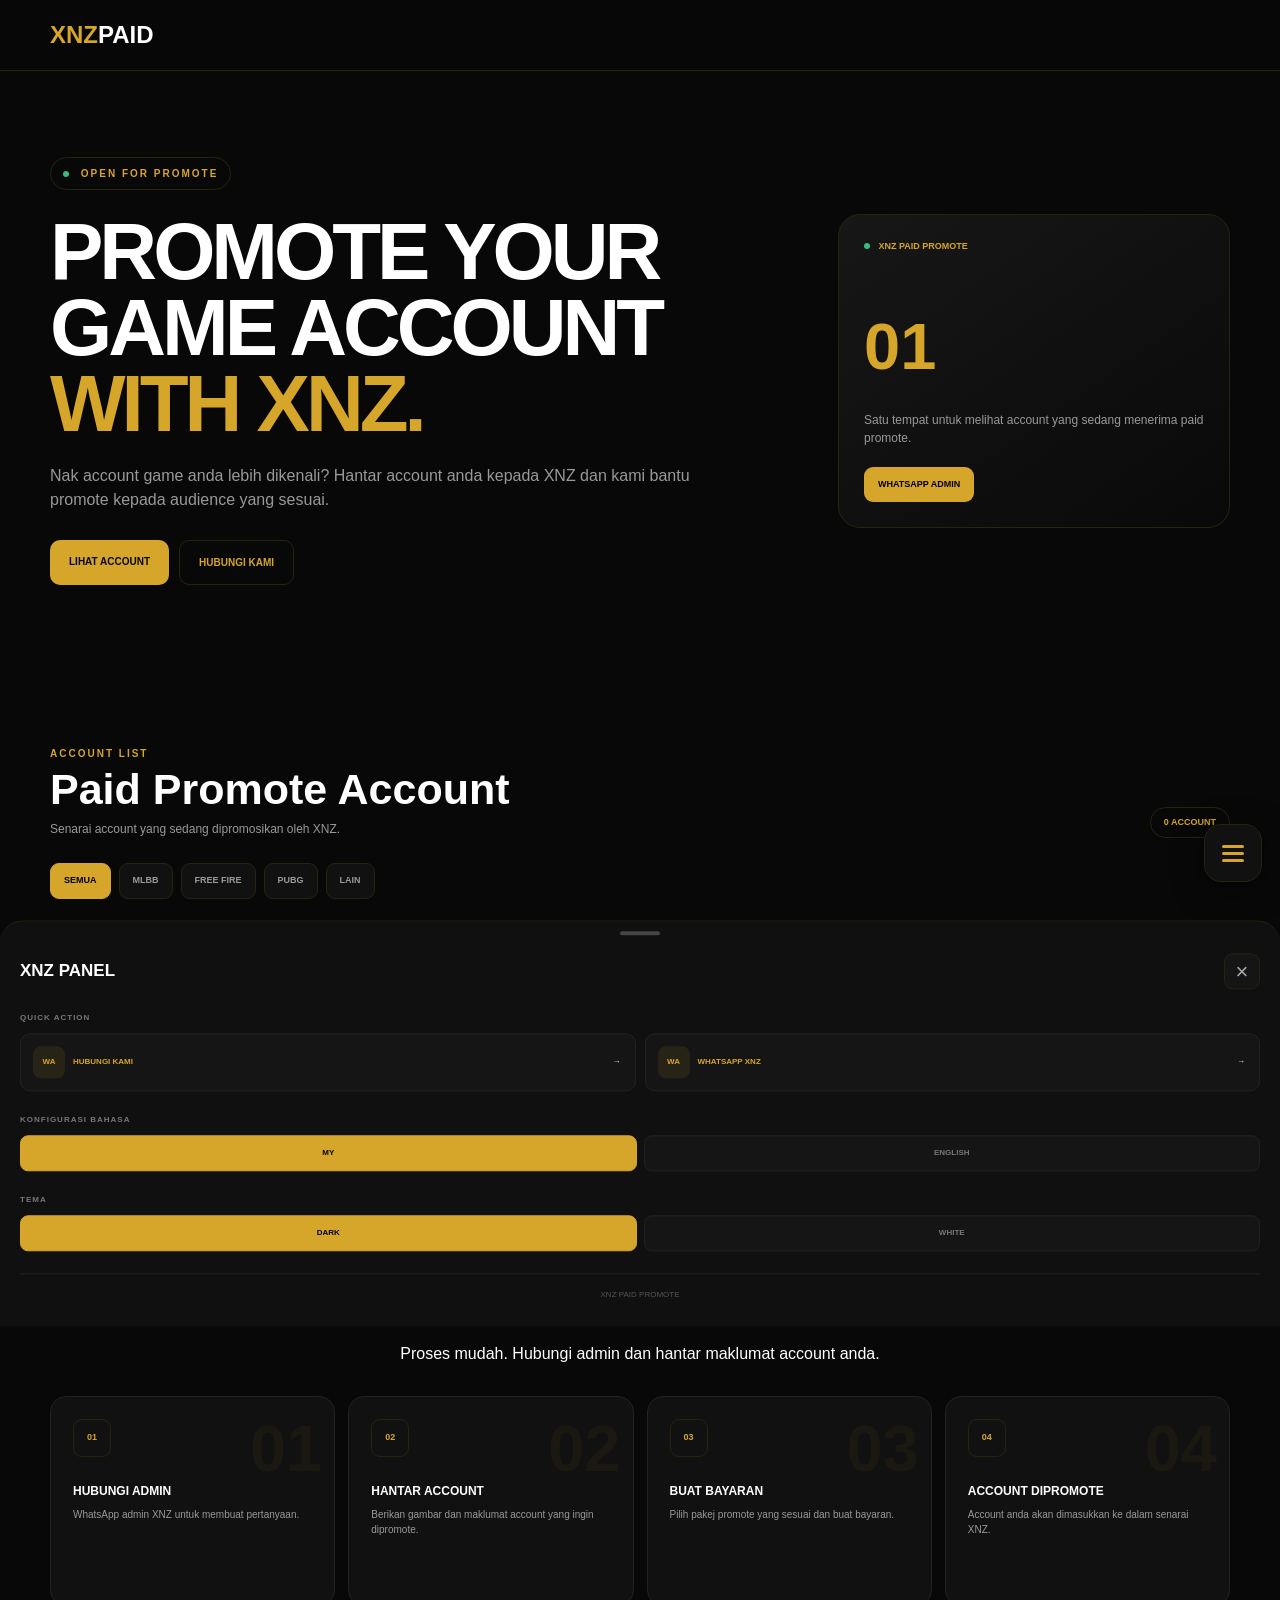
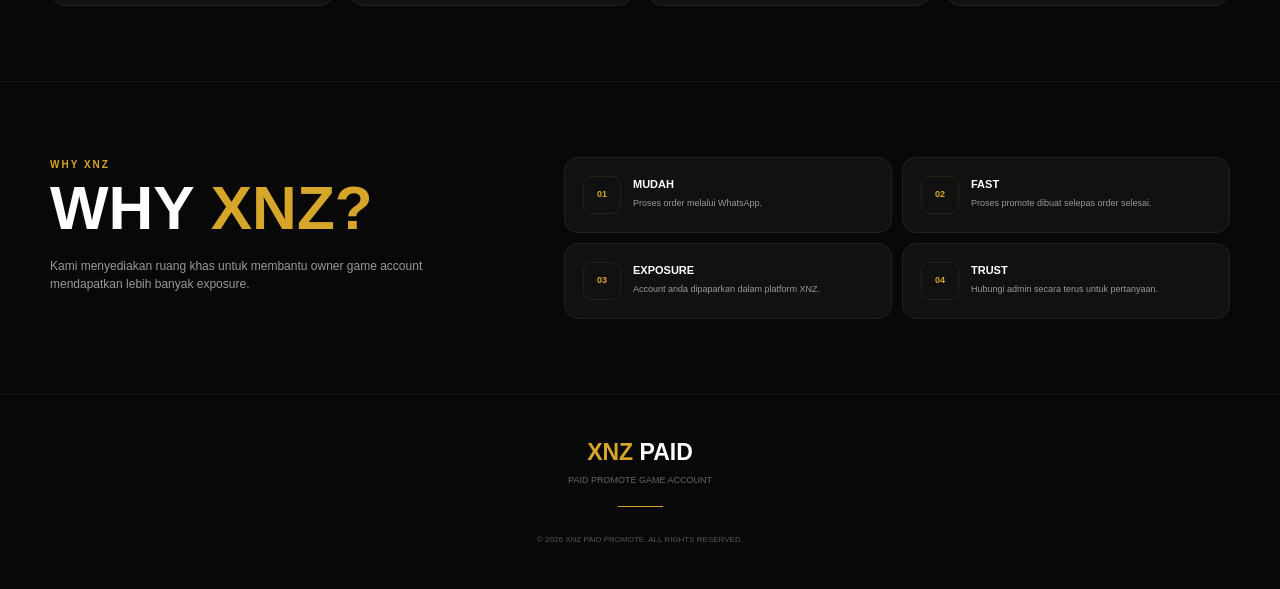
<file: index.html>
<!DOCTYPE html>
<html lang="ms">
<head>
<meta charset="UTF-8">
<meta name="viewport" content="width=device-width,initial-scale=1">
<meta name="theme-color" content="#080808">
<meta name="description" content="XNZ Paid Promote">
<title>XNZ PAID PROMOTE</title>
<link rel="stylesheet" href="style.css">
</head>

<body>

<header class="header">
<div class="header-inner">

<a href="#" class="logo">
<span class="logo-x">XNZ</span><span class="logo-paid">PAID</span>
</a>

</div>
</header>


<main id="homePage">

<section class="hero section">

<div class="hero-content">

<div class="gold-badge">
<span class="badge-dot"></span>
<span data-ms="OPEN FOR PROMOTE" data-en="OPEN FOR PROMOTE">OPEN FOR PROMOTE</span>
</div>

<h1>
<span data-ms="PROMOTE YOUR" data-en="PROMOTE YOUR">PROMOTE YOUR</span>
<span data-ms="GAME ACCOUNT" data-en="GAME ACCOUNT">GAME ACCOUNT</span>
<strong data-ms="WITH XNZ." data-en="WITH XNZ.">WITH XNZ.</strong>
</h1>

<p data-ms="Nak account game anda lebih dikenali? Hantar account anda kepada XNZ dan kami bantu promote kepada audience yang sesuai."
data-en="Want your game account to get more exposure? Send your account to XNZ and we will help promote it to the right audience.">
Nak account game anda lebih dikenali? Hantar account anda kepada XNZ dan kami bantu promote kepada audience yang sesuai.
</p>

<div class="hero-actions">
<a href="#accounts" class="btn btn-gold" data-ms="LIHAT ACCOUNT" data-en="VIEW ACCOUNTS">LIHAT ACCOUNT</a>
<button class="btn btn-outline" id="heroContact" data-ms="HUBUNGI KAMI" data-en="CONTACT US">HUBUNGI KAMI</button>
</div>

</div>


<div class="hero-mini-card">

<div class="mini-top">
<span class="mini-status"></span>
XNZ PAID PROMOTE
</div>

<div class="mini-number">01</div>

<p data-ms="Satu tempat untuk melihat account yang sedang menerima paid promote."
data-en="One place to view accounts currently receiving paid promotion.">
Satu tempat untuk melihat account yang sedang menerima paid promote.
</p>

<a class="mini-wa" href="https://wa.me/60143783301" target="_blank">
WHATSAPP ADMIN
</a>

</div>

</section>


<section class="accounts-section section" id="accounts">

<div class="section-heading">

<div>
<div class="small-title">ACCOUNT LIST</div>

<h2 data-ms="Paid Promote Account"
data-en="Paid Promote Accounts">
Paid Promote Account
</h2>

<p data-ms="Senarai account yang sedang dipromosikan oleh XNZ."
data-en="Accounts currently being promoted by XNZ.">
Senarai account yang sedang dipromosikan oleh XNZ.
</p>
</div>

<div class="account-count" id="accountCount">
0 ACCOUNT
</div>

</div>


<div class="filter-bar" id="filters">
<button class="filter-btn active" data-game="all">SEMUA</button>
<button class="filter-btn" data-game="mlbb">MLBB</button>
<button class="filter-btn" data-game="freefire">FREE FIRE</button>
<button class="filter-btn" data-game="pubg">PUBG</button>
<button class="filter-btn" data-game="lain">LAIN</button>
</div>


<div class="account-grid" id="accountGrid"></div>

<div class="empty-state hidden" id="emptyState">

<div class="empty-icon">X</div>

<strong data-ms="Tiada Account"
data-en="No Accounts">
Tiada Account
</strong>

<p data-ms="Belum ada account untuk kategori ini."
data-en="There are no accounts in this category yet.">
Belum ada account untuk kategori ini.
</p>

</div>

</section>


<section class="how-section" id="how">

<div class="section centered">

<div class="small-title">HOW TO ORDER</div>

<h2 data-ms="Macam Mana Nak Promote?"
data-en="How To Promote?">
Macam Mana Nak Promote?
</h2>

<p data-ms="Proses mudah. Hubungi admin dan hantar maklumat account anda."
data-en="Simple process. Contact the admin and send your account information.">
Proses mudah. Hubungi admin dan hantar maklumat account anda.
</p>


<div class="steps-grid">

<div class="step-card">
<div class="step-number">01</div>
<div class="step-icon">01</div>
<h3 data-ms="HUBUNGI ADMIN" data-en="CONTACT ADMIN">HUBUNGI ADMIN</h3>
<p data-ms="WhatsApp admin XNZ untuk membuat pertanyaan."
data-en="WhatsApp XNZ admin for enquiries.">
WhatsApp admin XNZ untuk membuat pertanyaan.
</p>
</div>


<div class="step-card">
<div class="step-number">02</div>
<div class="step-icon">02</div>
<h3 data-ms="HANTAR ACCOUNT" data-en="SEND ACCOUNT">HANTAR ACCOUNT</h3>
<p data-ms="Berikan gambar dan maklumat account yang ingin dipromote."
data-en="Provide images and information of the account you want to promote.">
Berikan gambar dan maklumat account yang ingin dipromote.
</p>
</div>


<div class="step-card">
<div class="step-number">03</div>
<div class="step-icon">03</div>
<h3 data-ms="BUAT BAYARAN" data-en="MAKE PAYMENT">BUAT BAYARAN</h3>
<p data-ms="Pilih pakej promote yang sesuai dan buat bayaran."
data-en="Choose a suitable promotion package and make payment.">
Pilih pakej promote yang sesuai dan buat bayaran.
</p>
</div>


<div class="step-card">
<div class="step-number">04</div>
<div class="step-icon">04</div>
<h3 data-ms="ACCOUNT DIPROMOTE" data-en="ACCOUNT PROMOTED">ACCOUNT DIPROMOTE</h3>
<p data-ms="Account anda akan dimasukkan ke dalam senarai XNZ."
data-en="Your account will be added to the XNZ listing.">
Account anda akan dimasukkan ke dalam senarai XNZ.
</p>
</div>

</div>

</div>

</section>


<section class="why-section" id="why">

<div class="section why-content">

<div class="why-title">

<div class="small-title">WHY XNZ</div>

<h2>
WHY
<strong>XNZ?</strong>
</h2>

<p data-ms="Kami menyediakan ruang khas untuk membantu owner game account mendapatkan lebih banyak exposure."
data-en="We provide a dedicated space to help game account owners get more exposure.">
Kami menyediakan ruang khas untuk membantu owner game account mendapatkan lebih banyak exposure.
</p>

</div>


<div class="why-list">

<div class="why-item">
<div class="why-icon">01</div>
<div>
<h3 data-ms="MUDAH" data-en="EASY">MUDAH</h3>
<p data-ms="Proses order melalui WhatsApp."
data-en="Order through WhatsApp.">
Proses order melalui WhatsApp.
</p>
</div>
</div>


<div class="why-item">
<div class="why-icon">02</div>
<div>
<h3>FAST</h3>
<p data-ms="Proses promote dibuat selepas order selesai."
data-en="Promotion starts after the order is completed.">
Proses promote dibuat selepas order selesai.
</p>
</div>
</div>


<div class="why-item">
<div class="why-icon">03</div>
<div>
<h3>EXPOSURE</h3>
<p data-ms="Account anda dipaparkan dalam platform XNZ."
data-en="Your account is displayed on the XNZ platform.">
Account anda dipaparkan dalam platform XNZ.
</p>
</div>
</div>


<div class="why-item">
<div class="why-icon">04</div>
<div>
<h3 data-ms="TRUST" data-en="TRUST">TRUST</h3>
<p data-ms="Hubungi admin secara terus untuk pertanyaan."
data-en="Contact the admin directly for enquiries.">
Hubungi admin secara terus untuk pertanyaan.
</p>
</div>
</div>

</div>

</div>

</section>

</main>


<!-- CONTACT PAGE -->

<section class="contact-page hidden" id="contactPage">

<div class="section">

<button class="back-home" id="backHome">
← <span data-ms="KEMBALI KE HOME" data-en="BACK TO HOME">KEMBALI KE HOME</span>
</button>

<div class="contact-card">

<div class="contact-info">

<div class="small-title">CONTACT XNZ</div>

<h2 data-ms="HUBUNGI KAMI"
data-en="CONTACT US">
HUBUNGI KAMI
</h2>

<p data-ms="Ada pertanyaan atau mahu buat Paid Promote? Hubungi Admin XNZ melalui WhatsApp."
data-en="Have a question or want to order Paid Promote? Contact XNZ Admin through WhatsApp.">
Ada pertanyaan atau mahu buat Paid Promote? Hubungi Admin XNZ melalui WhatsApp.
</p>

<a class="contact-wa"
href="https://wa.me/60143783301"
target="_blank">

<div class="wa-symbol">WA</div>

<div>
<small>WHATSAPP ADMIN XNZ</small>
<strong>+60 14-378 3301</strong>
</div>

</a>

</div>


<form class="contact-form" id="contactForm">

<label data-ms="NAMA PENUH" data-en="FULL NAME">
NAMA PENUH
</label>

<input
type="text"
id="name"
placeholder="Masukkan nama anda"
data-placeholder-ms="Masukkan nama anda"
data-placeholder-en="Enter your name"
required
>


<label data-ms="NO. WHATSAPP" data-en="WHATSAPP NUMBER">
NO. WHATSAPP
</label>

<input
type="tel"
id="phone"
placeholder="Contoh: 60143783301"
data-placeholder-ms="Contoh: 60143783301"
data-placeholder-en="Example: 60143783301"
required
>


<label data-ms="BUTIRAN PERTANYAAN" data-en="QUESTION DETAILS">
BUTIRAN PERTANYAAN
</label>

<textarea
id="message"
rows="5"
placeholder="Tulis pertanyaan anda..."
data-placeholder-ms="Tulis pertanyaan anda..."
data-placeholder-en="Write your question..."
required></textarea>


<button class="submit-btn" type="submit">

<span data-ms="HANTAR PERMOHONAN"
data-en="SEND REQUEST">
HANTAR PERMOHONAN
</span>

<span>→</span>

</button>

</form>

</div>

</div>

</section>


<footer class="footer">

<div class="footer-inner">

<div class="footer-logo">
<span>XNZ</span> PAID
</div>

<p>PAID PROMOTE GAME ACCOUNT</p>

<div class="footer-line"></div>

<small>© 2026 XNZ PAID PROMOTE. ALL RIGHTS RESERVED.</small>

</div>

</footer>


<!-- FLOATING PANEL BUTTON -->

<button class="floating-panel" id="openPanel" aria-label="XNZ Panel">
<span></span>
<span></span>
<span></span>
</button>


<div class="panel-overlay" id="panelOverlay"></div>


<!-- PANEL -->

<div class="bottom-panel" id="bottomPanel">

<div class="panel-handle"></div>

<div class="panel-header">

<h2>XNZ PANEL</h2>

<button class="close-panel" id="closePanel">×</button>

</div>


<div class="panel-section">

<h3>QUICK ACTION</h3>

<div class="quick-grid">

<button class="quick-link" id="panelContact">

<div class="quick-icon">WA</div>

<div>
<b data-ms="HUBUNGI KAMI"
data-en="CONTACT US">
HUBUNGI KAMI
</b>
</div>

<span>→</span>

</button>


<a class="quick-link"
href="https://wa.me/60143783301"
target="_blank">

<div class="quick-icon">WA</div>

<div>
<b data-ms="WHATSAPP XNZ"
data-en="WHATSAPP XNZ">
WHATSAPP XNZ
</b>
</div>

<span>→</span>

</a>

</div>

</div>


<div class="panel-section">

<h3 data-ms="KONFIGURASI BAHASA"
data-en="LANGUAGE">
KONFIGURASI BAHASA
</h3>

<div class="option-row">

<button class="option-btn active" id="langMY">
MY
</button>

<button class="option-btn" id="langEN">
ENGLISH
</button>

</div>

</div>


<div class="panel-section">

<h3 data-ms="TEMA"
data-en="THEME">
TEMA
</h3>

<div class="option-row">

<button class="option-btn active" id="darkBtn">
DARK
</button>

<button class="option-btn" id="lightBtn">
WHITE
</button>

</div>

</div>


<div class="panel-bottom">
XNZ PAID PROMOTE
</div>

</div>


<script src="accounts.js"></script>
<script src="script.js"></script>

</body>
  </html>
</file>
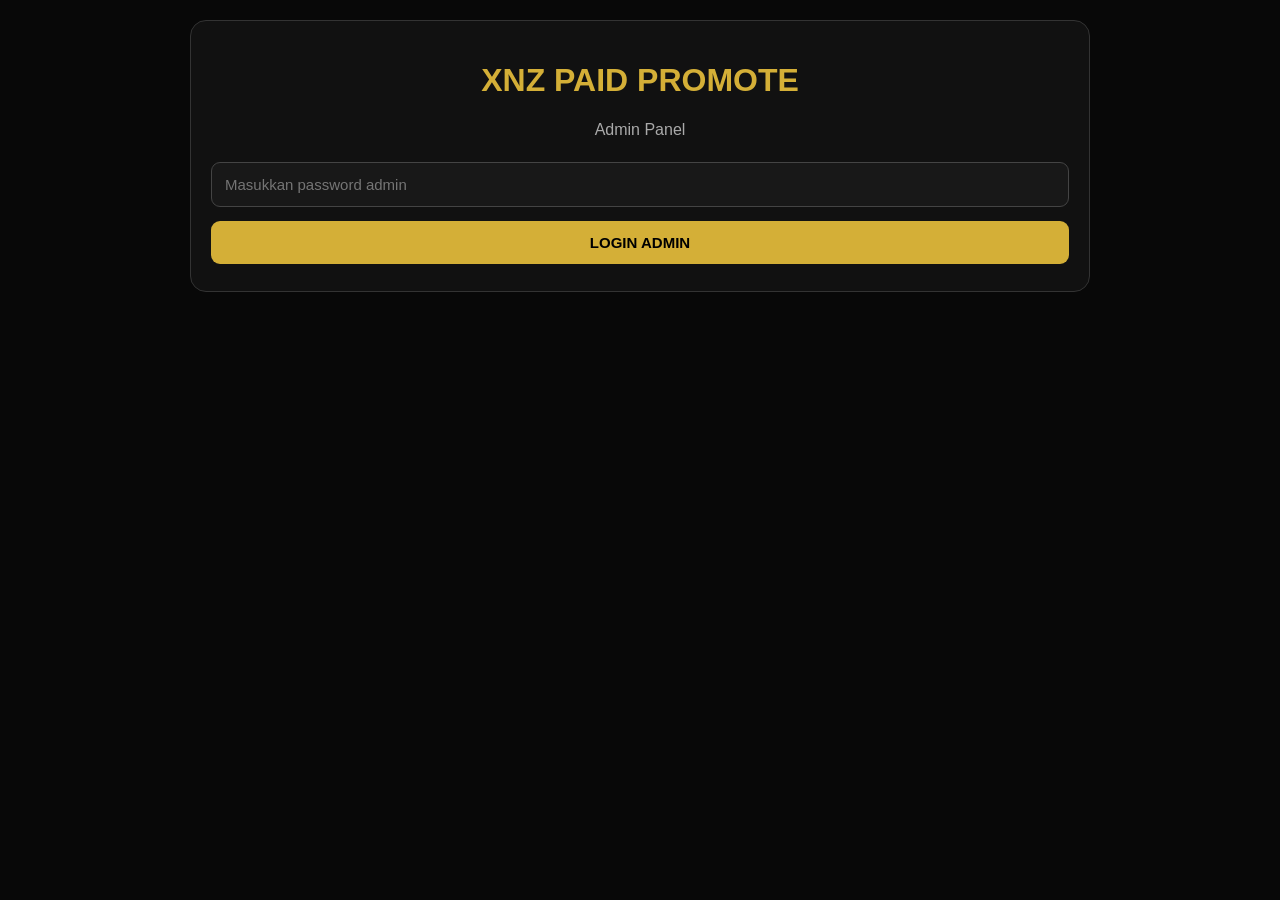
<file: admin.html>
<!DOCTYPE html>
<html lang="ms">
<head>
<meta charset="UTF-8">
<meta name="viewport" content="width=device-width, initial-scale=1.0">
<title>XNZ Paid Promote - Admin</title>

<style>
*{
  box-sizing:border-box;
}

body{
  margin:0;
  background:#080808;
  color:#fff;
  font-family:Arial,sans-serif;
  padding:20px;
}

.container{
  max-width:900px;
  margin:auto;
}

.box{
  background:#111;
  border:1px solid #333;
  border-radius:16px;
  padding:20px;
  margin-bottom:20px;
}

h1,h2{
  color:#d4af37;
}

h1{
  text-align:center;
}

input,
select,
textarea,
button{
  width:100%;
  padding:13px;
  margin:7px 0;
  border-radius:9px;
  border:1px solid #444;
  font-size:15px;
}

input,
select,
textarea{
  background:#181818;
  color:#fff;
}

textarea{
  min-height:100px;
  resize:vertical;
}

button{
  background:#d4af37;
  color:#000;
  font-weight:bold;
  border:none;
  cursor:pointer;
}

button:hover{
  opacity:.9;
}

button.red{
  background:#b32626;
  color:#fff;
}

button.gray{
  background:#333;
  color:#fff;
}

button.green{
  background:#208b45;
  color:#fff;
}

.hidden{
  display:none!important;
}

.error{
  color:#ff5555;
  margin-top:10px;
}

.success{
  color:#45d483;
  margin-top:10px;
}

.stats{
  display:grid;
  grid-template-columns:repeat(3,1fr);
  gap:10px;
}

.stat{
  background:#181818;
  border:1px solid #333;
  border-radius:12px;
  padding:15px;
  text-align:center;
}

.stat strong{
  display:block;
  font-size:25px;
  color:#d4af37;
  margin-top:5px;
}

.account{
  background:#181818;
  border:1px solid #333;
  border-radius:12px;
  padding:15px;
  margin:12px 0;
}

.account img{
  width:100%;
  max-height:220px;
  object-fit:cover;
  border-radius:10px;
  margin-bottom:10px;
}

.account-title{
  font-size:18px;
  font-weight:bold;
  color:#d4af37;
}

.account-info{
  line-height:1.6;
  color:#ddd;
  margin-top:8px;
}

.status{
  display:inline-block;
  padding:5px 9px;
  border-radius:6px;
  font-size:12px;
  font-weight:bold;
  margin-top:8px;
}

.available{
  background:#155d35;
  color:#7dffad;
}

.hidden-status{
  background:#5d1515;
  color:#ff8d8d;
}

.actions{
  display:grid;
  grid-template-columns:repeat(3,1fr);
  gap:7px;
  margin-top:10px;
}

.actions button{
  margin:0;
}

.preview{
  margin-top:8px;
}

.preview img{
  width:100%;
  max-height:180px;
  object-fit:cover;
  border-radius:10px;
}

.small{
  font-size:13px;
  color:#999;
}

@media(max-width:600px){
  body{
    padding:12px;
  }

  .box{
    padding:15px;
  }

  .stats{
    grid-template-columns:1fr;
  }

  .actions{
    grid-template-columns:1fr;
  }
}
</style>
</head>

<body>

<div class="container">

<!-- LOGIN -->
<div id="loginBox" class="box">
  <h1>XNZ PAID PROMOTE</h1>

  <p style="text-align:center;color:#aaa;">
    Admin Panel
  </p>

  <input
    type="password"
    id="password"
    placeholder="Masukkan password admin"
    autocomplete="current-password"
  >

  <button onclick="login()">
    LOGIN ADMIN
  </button>

  <div id="loginMessage"></div>
</div>


<!-- ADMIN PANEL -->
<div id="adminPanel" class="hidden">

  <div class="box">
    <h1>ADMIN DASHBOARD</h1>

    <div class="stats">

      <div class="stat">
        TOTAL
        <strong id="totalCount">0</strong>
      </div>

      <div class="stat">
        AVAILABLE
        <strong id="availableCount">0</strong>
      </div>

      <div class="stat">
        HIDDEN
        <strong id="hiddenCount">0</strong>
      </div>

    </div>

    <button class="gray" onclick="logout()">
      LOGOUT
    </button>
  </div>


  <!-- ADD / EDIT -->
  <div class="box">

    <h2 id="formTitle">
      Tambah Account
    </h2>

    <input
      type="hidden"
      id="accountId"
    >

    <label>Game</label>

    <select id="game">
      <option value="MLBB">MLBB</option>
      <option value="FREE FIRE">FREE FIRE</option>
      <option value="PUBG">PUBG</option>
      <option value="LAIN">LAIN</option>
    </select>


    <label>Nama Account</label>

    <input
      type="text"
      id="accountName"
      placeholder="Contoh: MLBB Account #001"
    >


    <label>Username / ID</label>

    <input
      type="text"
      id="username"
      placeholder="Username atau ID account"
    >


    <label>Harga (RM)</label>

    <input
      type="number"
      id="price"
      placeholder="10"
      min="0"
      step="0.01"
    >


    <label>Details</label>

    <textarea
      id="details"
      placeholder="Contoh: Mythic, 50 skins, 10 collector..."
    ></textarea>


    <label>Image URL</label>

    <input
      type="url"
      id="imageUrl"
      placeholder="https://..."
      oninput="previewImage()"
    >

    <div id="imagePreview" class="preview"></div>

    <p class="small">
      Masukkan link gambar account. Fungsi upload gambar sebenar akan dibuat selepas sistem utama siap.
    </p>


    <label>Status</label>

    <select id="status">
      <option value="AVAILABLE">AVAILABLE</option>
      <option value="HIDDEN">HIDDEN</option>
    </select>


    <button
      id="saveButton"
      onclick="saveAccount()"
    >
      TAMBAH ACCOUNT
    </button>


    <button
      id="cancelButton"
      class="gray hidden"
      onclick="resetForm()"
    >
      BATAL EDIT
    </button>


    <div id="formMessage"></div>

  </div>


  <!-- ACCOUNT LIST -->
  <div class="box">

    <h2>Senarai Account</h2>

    <button
      class="gray"
      onclick="loadAccounts()"
    >
      REFRESH
    </button>

    <div id="accountList">
      Loading...
    </div>

  </div>

</div>

</div>


<script>

const API =
  "https://xnzpaidpromote-api.xnzresellerbackup.workers.dev";


let token =
  sessionStorage.getItem("xnz_paid_admin_token") || "";


/* =========================
   SECURITY / HTML ESCAPE
========================= */

function escapeHtml(value){

  return String(value ?? "")
    .replace(/&/g,"&amp;")
    .replace(/</g,"&lt;")
    .replace(/>/g,"&gt;")
    .replace(/"/g,"&quot;")
    .replace(/'/g,"&#039;");

}


/* =========================
   LOGIN
========================= */

async function login(){

  const password =
    document.getElementById("password").value.trim();

  const message =
    document.getElementById("loginMessage");

  message.className="";
  message.textContent="";

  if(!password){

    message.className="error";
    message.textContent=
      "Masukkan password admin.";

    return;
  }

  try{

    const response =
      await fetch(API + "/api/admin/login",{

        method:"POST",

        headers:{
          "Content-Type":"application/json"
        },

        body:JSON.stringify({
          password:password
        })

      });


    const data =
      await response.json();


    if(!response.ok){

      message.className="error";

      message.textContent =
        data.error || "Login gagal.";

      return;
    }


    if(!data.token){

      message.className="error";

      message.textContent =
        "Token login tidak diterima.";

      return;
    }


    token = data.token;

    sessionStorage.setItem(
      "xnz_paid_admin_token",
      token
    );


    document.getElementById(
      "password"
    ).value="";


    showPanel();

  }catch(error){

    message.className="error";

    message.textContent =
      "Tidak dapat sambung ke server.";

  }

}


/* =========================
   SHOW PANEL
========================= */

function showPanel(){

  document
    .getElementById("loginBox")
    .classList.add("hidden");

  document
    .getElementById("adminPanel")
    .classList.remove("hidden");

  loadStats();

  loadAccounts();

}


/* =========================
   LOGOUT
========================= */

function logout(){

  token="";

  sessionStorage.removeItem(
    "xnz_paid_admin_token"
  );

  document
    .getElementById("adminPanel")
    .classList.add("hidden");

  document
    .getElementById("loginBox")
    .classList.remove("hidden");

}


/* =========================
   AUTH HEADERS
========================= */

function authHeaders(){

  return {

    "Content-Type":"application/json",

    "Authorization":
      "Bearer " + token

  };

}


/* =========================
   STATS
========================= */

async function loadStats(){

  try{

    const response =
      await fetch(
        API + "/api/admin/stats",
        {
          headers:{
            "Authorization":
              "Bearer " + token
          }
        }
      );


    if(response.status===401){

      logout();

      return;
    }


    const data =
      await response.json();


    document.getElementById(
      "totalCount"
    ).textContent =
      data.total ?? 0;


    document.getElementById(
      "availableCount"
    ).textContent =
      data.available ?? 0;


    document.getElementById(
      "hiddenCount"
    ).textContent =
      data.hidden ?? 0;


  }catch(error){

    console.log(error);

  }

}


/* =========================
   LOAD ACCOUNTS
========================= */

async function loadAccounts(){

  const list =
    document.getElementById("accountList");

  list.innerHTML =
    "Loading...";


  try{

    const response =
      await fetch(
        API + "/api/admin/accounts",
        {
          headers:{
            "Authorization":
              "Bearer " + token
          }
        }
      );


    if(response.status===401){

      logout();

      return;
    }


    const data =
      await response.json();


    if(!response.ok){

      list.innerHTML =
        '<div class="error">' +
        escapeHtml(data.error || "Gagal load account.") +
        '</div>';

      return;
    }


    const accounts =
      data.accounts || [];


    if(accounts.length===0){

      list.innerHTML =
        '<p class="small">Belum ada account.</p>';

      return;
    }


    list.innerHTML =
      accounts
        .map(accountCard)
        .join("");


  }catch(error){

    list.innerHTML =
      '<div class="error">' +
      'Tidak dapat sambung ke Worker.' +
      '</div>';

  }

}


/* =========================
   ACCOUNT CARD
========================= */

function accountCard(account){

  const image =
    account.image_url
      ? `
        <img
          src="${escapeHtml(account.image_url)}"
          alt="Account image"
          onerror="this.style.display='none'"
        >
      `
      : "";


  const statusClass =
    account.status === "AVAILABLE"
      ? "available"
      : "hidden-status";


  const statusText =
    account.status === "AVAILABLE"
      ? "AVAILABLE"
      : "HIDDEN";


  const nextStatus =
    account.status === "AVAILABLE"
      ? "HIDDEN"
      : "AVAILABLE";


  const nextButton =
    account.status === "AVAILABLE"
      ? "HIDE"
      : "ACTIVATE";


  return `

    <div class="account">

      ${image}

      <div class="account-title">
        ${escapeHtml(account.account_name)}
      </div>

      <div class="account-info">

        <strong>Game:</strong>
        ${escapeHtml(account.game)}
        <br>

        <strong>ID / Username:</strong>
        ${escapeHtml(account.username || "-")}
        <br>

        <strong>Harga:</strong>
        RM ${Number(account.price || 0).toFixed(2)}
        <br>

        <strong>Details:</strong>
        ${escapeHtml(account.details || "-")}

      </div>

      <span class="status ${statusClass}">
        ${statusText}
      </span>


      <div class="actions">

        <button
          onclick="editAccount(${Number(account.id)})"
        >
          EDIT
        </button>

        <button
          class="green"
          onclick="changeStatus(${Number(account.id)},'${nextStatus}')"
        >
          ${nextButton}
        </button>

        <button
          class="red"
          onclick="deleteAccount(${Number(account.id)})"
        >
          DELETE
        </button>

      </div>

    </div>

  `;

}


/* =========================
   GET ONE ACCOUNT
========================= */

async function getAccount(id){

  const response =
    await fetch(
      API + "/api/admin/accounts",
      {
        headers:{
          "Authorization":
            "Bearer " + token
        }
      }
    );


  if(response.status===401){

    logout();

    return null;
  }


  const data =
    await response.json();


  const accounts =
    data.accounts || [];


  return accounts.find(
    item => Number(item.id) === Number(id)
  ) || null;

}


/* =========================
   EDIT ACCOUNT
========================= */

async function editAccount(id){

  const account =
    await getAccount(id);


  if(!account){

    alert("Account tidak dijumpai.");

    return;
  }


  document.getElementById(
    "accountId"
  ).value =
    account.id;


  document.getElementById(
    "game"
  ).value =
    account.game;


  document.getElementById(
    "accountName"
  ).value =
    account.account_name;


  document.getElementById(
    "username"
  ).value =
    account.username || "";


  document.getElementById(
    "price"
  ).value =
    account.price;


  document.getElementById(
    "details"
  ).value =
    account.details || "";


  document.getElementById(
    "imageUrl"
  ).value =
    account.image_url || "";


  document.getElementById(
    "status"
  ).value =
    account.status || "AVAILABLE";


  document.getElementById(
    "formTitle"
  ).textContent =
    "Edit Account";


  document.getElementById(
    "saveButton"
  ).textContent =
    "SIMPAN PERUBAHAN";


  document.getElementById(
    "cancelButton"
  ).classList.remove("hidden");


  previewImage();


  window.scrollTo({
    top:0,
    behavior:"smooth"
  });

}


/* =========================
   SAVE ACCOUNT
========================= */

async function saveAccount(){

  const id =
    document.getElementById(
      "accountId"
    ).value;


  const game =
    document.getElementById(
      "game"
    ).value;


  const accountName =
    document.getElementById(
      "accountName"
    ).value.trim();


  const username =
    document.getElementById(
      "username"
    ).value.trim();


  const price =
    document.getElementById(
      "price"
    ).value;


  const details =
    document.getElementById(
      "details"
    ).value.trim();


  const imageUrl =
    document.getElementById(
      "imageUrl"
    ).value.trim();


  const status =
    document.getElementById(
      "status"
    ).value;


  const message =
    document.getElementById(
      "formMessage"
    );


  message.className="";
  message.textContent="";


  if(!accountName){

    message.className="error";

    message.textContent =
      "Nama account diperlukan.";

    return;
  }


  if(price === "" || Number(price) < 0){

    message.className="error";

    message.textContent =
      "Harga tidak sah.";

    return;
  }


  const body = {

    game:game,

    account_name:accountName,

    username:username,

    price:Number(price),

    details:details,

    image_url:imageUrl,

    status:status

  };


  try{

    let response;


    if(id){

      response =
        await fetch(
          API + "/api/admin/accounts/" + id,
          {
            method:"PUT",
            headers:authHeaders(),
            body:JSON.stringify(body)
          }
        );

    }else{

      response =
        await fetch(
          API + "/api/admin/accounts",
          {
            method:"POST",
            headers:authHeaders(),
            body:JSON.stringify(body)
          }
        );

    }


    if(response.status===401){

      logout();

      return;
    }


    const data =
      await response.json();


    if(!response.ok){

      message.className="error";

      message.textContent =
        data.error ||
        "Gagal simpan account.";

      return;
    }


    message.className="success";

    message.textContent =
      id
        ? "Account berjaya dikemaskini."
        : "Account berjaya ditambah.";


    resetForm(false);

    await loadStats();

    await loadAccounts();


  }catch(error){

    message.className="error";

    message.textContent =
      "Tidak dapat sambung ke Worker.";

  }

}


/* =========================
   CHANGE STATUS
========================= */

async function changeStatus(id,status){

  try{

    const response =
      await fetch(
        API + "/api/admin/status",
        {
          method:"PUT",
          headers:authHeaders(),
          body:JSON.stringify({
            id:Number(id),
            status:status
          })
        }
      );


    if(response.status===401){

      logout();

      return;
    }


    const data =
      await response.json();


    if(!response.ok){

      alert(
        data.error ||
        "Gagal ubah status."
      );

      return;
    }


    await loadStats();

    await loadAccounts();


  }catch(error){

    alert(
      "Tidak dapat sambung ke Worker."
    );

  }

}


/* =========================
   DELETE
========================= */

async function deleteAccount(id){

  const confirmDelete =
    confirm(
      "Betul mahu DELETE account ini?"
    );


  if(!confirmDelete){

    return;
  }


  try{

    const response =
      await fetch(
        API + "/api/admin/accounts/" + id,
        {
          method:"DELETE",
          headers:{
            "Authorization":
              "Bearer " + token
          }
        }
      );


    if(response.status===401){

      logout();

      return;
    }


    const data =
      await response.json();


    if(!response.ok){

      alert(
        data.error ||
        "Gagal delete account."
      );

      return;
    }


    await loadStats();

    await loadAccounts();


  }catch(error){

    alert(
      "Tidak dapat sambung ke Worker."
    );

  }

}


/* =========================
   RESET FORM
========================= */

function resetForm(clearMessage=true){

  document.getElementById(
    "accountId"
  ).value="";


  document.getElementById(
    "game"
  ).value="MLBB";


  document.getElementById(
    "accountName"
  ).value="";


  document.getElementById(
    "username"
  ).value="";


  document.getElementById(
    "price"
  ).value="";


  document.getElementById(
    "details"
  ).value="";


  document.getElementById(
    "imageUrl"
  ).value="";


  document.getElementById(
    "status"
  ).value="AVAILABLE";


  document.getElementById(
    "formTitle"
  ).textContent =
    "Tambah Account";


  document.getElementById(
    "saveButton"
  ).textContent =
    "TAMBAH ACCOUNT";


  document.getElementById(
    "cancelButton"
  ).classList.add("hidden");


  document.getElementById(
    "imagePreview"
  ).innerHTML="";


  if(clearMessage){

    document.getElementById(
      "formMessage"
    ).textContent="";

  }

}


/* =========================
   IMAGE PREVIEW
========================= */

function previewImage(){

  const url =
    document.getElementById(
      "imageUrl"
    ).value.trim();


  const preview =
    document.getElementById(
      "imagePreview"
    );


  if(!url){

    preview.innerHTML="";

    return;
  }


  preview.innerHTML = `

    <img
      src="${escapeHtml(url)}"
      alt="Preview"
      onerror="this.style.display='none'"
    >

  `;

}


/* =========================
   AUTO LOGIN PANEL
========================= */

if(token){

  showPanel();

}

</script>

</body>
</html>
</file>
<file: style.css>
*{box-sizing:border-box;margin:0;padding:0}

:root{
--bg:#080808;
--card:#111;
--text:#fff;
--muted:#999;
--gold:#d6a62b;
--line:#29220f;
}

body{
background:var(--bg);
color:var(--text);
font-family:Arial,sans-serif;
line-height:1.5;
transition:.3s;
}

body.light{
--bg:#f7f7f7;
--card:#fff;
--text:#111;
--muted:#666;
--line:#ddd;
}

a{text-decoration:none;color:inherit}
button,input,textarea{font:inherit}
button{cursor:pointer}
html{scroll-behavior:smooth}

.section,.header-inner,.footer-inner{
width:min(1180px,calc(100% - 30px));
margin:auto;
}

.hidden{display:none!important}


/* HEADER */

.header{
position:sticky;
top:0;
z-index:100;
background:#080808ee;
border-bottom:1px solid var(--line);
backdrop-filter:blur(15px);
}

body.light .header{background:#ffffffee}

.header-inner{
height:70px;
display:flex;
align-items:center;
justify-content:flex-start;
}

.logo{
font-size:24px;
font-weight:900;
}

.logo-x{color:var(--gold)}
.logo-paid{color:var(--text)}


/* HERO */

.hero{
min-height:600px;
padding:80px 0;
display:grid;
grid-template-columns:1.3fr .7fr;
gap:60px;
align-items:center;
}

.gold-badge,.small-title{
color:var(--gold);
font-size:10px;
font-weight:900;
letter-spacing:2px;
}

.gold-badge{
display:inline-block;
padding:8px 12px;
border:1px solid var(--line);
border-radius:30px;
}

.badge-dot{
display:inline-block;
width:6px;
height:6px;
background:#3bba80;
border-radius:50%;
margin-right:7px;
}

.hero h1{
font-size:clamp(42px,7vw,80px);
line-height:.95;
letter-spacing:-4px;
margin-top:24px;
}

.hero h1 span,.hero h1 strong{display:block}
.hero h1 strong{color:var(--gold)}

.hero-content>p{
color:var(--muted);
max-width:650px;
margin-top:22px;
}

.hero-actions{
display:flex;
gap:10px;
margin-top:28px;
flex-wrap:wrap;
}

.btn{
padding:14px 19px;
border-radius:10px;
font-size:10px;
font-weight:900;
}

.btn-gold{
background:var(--gold);
color:#080808;
border:0;
}

.btn-outline{
border:1px solid var(--line);
color:var(--gold);
background:transparent;
}

.hero-mini-card{
background:linear-gradient(145deg,#171717,#090909);
border:1px solid var(--line);
border-radius:22px;
padding:25px;
}

body.light .hero-mini-card{
background:#fff;
}

.mini-top{
color:var(--gold);
font-size:9px;
font-weight:900;
}

.mini-status{
display:inline-block;
width:6px;
height:6px;
background:#3bba80;
border-radius:50%;
margin-right:6px;
}

.mini-number{
font-size:65px;
font-weight:900;
color:var(--gold);
margin-top:45px;
}

.hero-mini-card p{
font-size:12px;
color:var(--muted);
margin-top:15px;
}

.mini-wa{
display:inline-block;
background:var(--gold);
color:#000;
padding:11px 14px;
border-radius:9px;
font-size:9px;
font-weight:900;
margin-top:20px;
}


/* ACCOUNTS */

.accounts-section,.how-section,.why-section{
padding:75px 0;
}

.section-heading{
display:flex;
justify-content:space-between;
align-items:end;
gap:20px;
margin-bottom:25px;
}

.section-heading h2{
font-size:clamp(27px,5vw,43px);
line-height:1;
margin-top:7px;
}

.section-heading p{
color:var(--muted);
font-size:12px;
margin-top:9px;
}

.account-count{
border:1px solid var(--line);
padding:8px 13px;
border-radius:30px;
color:var(--gold);
font-size:9px;
font-weight:900;
}

.filter-bar{
display:flex;
gap:8px;
overflow:auto;
margin-bottom:25px;
scrollbar-width:none;
}

.filter-btn{
white-space:nowrap;
padding:10px 13px;
border:1px solid var(--line);
background:#111;
color:#999;
border-radius:9px;
font-size:9px;
font-weight:900;
}

body.light .filter-btn{
background:#fff;
}

.filter-btn.active{
background:var(--gold);
color:#000;
border-color:var(--gold);
}

.account-grid{
display:grid;
grid-template-columns:repeat(3,1fr);
gap:16px;
}

.account-card{
background:var(--card);
border:1px solid #222;
border-radius:17px;
overflow:hidden;
transition:.25s;
}

.account-card:hover{
transform:translateY(-4px);
border-color:var(--line);
}

.account-image{
aspect-ratio:16/10;
background:linear-gradient(135deg,#222,#080808);
position:relative;
display:flex;
align-items:center;
justify-content:center;
}

.account-image img{
width:100%;
height:100%;
object-fit:cover;
}

.image-placeholder{text-align:center}

.image-placeholder strong{
display:block;
font-size:30px;
color:var(--gold);
}

.image-placeholder span{
font-size:8px;
color:#666;
font-weight:900;
letter-spacing:2px;
}

.account-status{
position:absolute;
z-index:2;
top:10px;
left:10px;
background:#080808dd;
border:1px solid var(--line);
padding:6px 8px;
border-radius:7px;
color:var(--gold);
font-size:8px;
font-weight:900;
}

.account-status-dot{
display:inline-block;
width:5px;
height:5px;
background:#3bba80;
border-radius:50%;
margin-right:5px;
}

.account-info{padding:16px}

.account-game{
font-size:8px;
color:var(--gold);
font-weight:900;
letter-spacing:1px;
}

.account-name{
font-size:16px;
margin-top:6px;
}

.account-description{
font-size:10px;
color:var(--muted);
margin-top:7px;
}

.account-bottom{
border-top:1px solid #222;
margin-top:14px;
padding-top:13px;
display:flex;
justify-content:space-between;
align-items:center;
gap:8px;
}

.account-price{
font-size:14px;
color:var(--gold);
font-weight:900;
}

.account-price small{
display:block;
font-size:7px;
color:#666;
}

.account-button{
border:0;
background:var(--gold);
color:#000;
padding:9px 11px;
border-radius:8px;
font-size:8px;
font-weight:900;
}

.empty-state{
text-align:center;
padding:60px;
border:1px dashed var(--line);
border-radius:15px;
}

.empty-icon{
color:var(--gold);
font-size:25px;
}

.empty-state p{
color:var(--muted);
font-size:11px;
margin-top:6px;
}


/* HOW */

.how-section{
border-top:1px solid #181818;
}

.centered{
text-align:center;
display:block;
}

.centered p{
max-width:600px;
margin:10px auto;
}

.steps-grid{
display:grid;
grid-template-columns:repeat(4,1fr);
gap:13px;
margin-top:30px;
}

.step-card{
position:relative;
background:var(--card);
border:1px solid #222;
border-radius:16px;
padding:22px;
min-height:210px;
text-align:left;
}

.step-number{
position:absolute;
right:12px;
top:3px;
color:#d6a62b0d;
font-size:65px;
font-weight:900;
}

.step-icon,.why-icon{
width:38px;
height:38px;
border:1px solid var(--line);
border-radius:9px;
display:flex;
align-items:center;
justify-content:center;
color:var(--gold);
font-size:9px;
font-weight:900;
}

.step-card h3{
font-size:12px;
margin-top:25px;
}

.step-card p{
font-size:10px;
color:var(--muted);
margin-top:7px;
}


/* WHY */

.why-section{
border-top:1px solid #181818;
}

.why-content{
display:grid;
grid-template-columns:.8fr 1.2fr;
gap:70px;
}

.why-title h2{
font-size:clamp(40px,6vw,62px);
line-height:1;
margin-top:5px;
}

.why-title h2 strong{color:var(--gold)}

.why-title>p{
font-size:12px;
color:var(--muted);
margin-top:18px;
}

.why-list{
display:grid;
grid-template-columns:1fr 1fr;
gap:10px;
}

.why-item{
display:flex;
gap:12px;
background:var(--card);
border:1px solid #222;
border-radius:14px;
padding:18px;
}

.why-item h3{font-size:11px}

.why-item p{
font-size:9px;
color:var(--muted);
margin-top:5px;
}


/* CONTACT PAGE */

.contact-page{
min-height:calc(100vh - 70px);
padding:70px 0;
}

.back-home{
background:transparent;
border:1px solid var(--line);
color:var(--gold);
padding:11px 15px;
border-radius:9px;
font-size:9px;
font-weight:900;
margin-bottom:20px;
}

.contact-card{
display:grid;
grid-template-columns:.9fr 1.1fr;
gap:45px;
background:var(--card);
border:1px solid var(--line);
border-radius:23px;
padding:35px;
}

.contact-info h2{
font-size:clamp(30px,5vw,48px);
line-height:1;
margin-top:5px;
}

.contact-info>p{
color:var(--muted);
font-size:12px;
margin-top:15px;
}

.contact-wa{
display:inline-flex;
align-items:center;
gap:10px;
background:#0b0b0b;
border:1px solid var(--line);
border-radius:10px;
padding:11px 13px;
margin-top:23px;
}

.wa-symbol{
width:33px;
height:33px;
background:var(--gold);
color:#000;
border-radius:50%;
display:flex;
align-items:center;
justify-content:center;
font-size:8px;
font-weight:900;
}

.contact-wa small{
display:block;
color:#666;
font-size:7px;
}

.contact-wa strong{
display:block;
color:var(--gold);
font-size:12px;
}

.contact-form label{
display:block;
color:#aaa;
font-size:9px;
font-weight:900;
margin-bottom:6px;
}

.contact-form input,
.contact-form textarea{
width:100%;
background:#090909;
color:#fff;
border:1px solid #222;
border-radius:9px;
padding:12px;
margin-bottom:14px;
outline:none;
}

body.light .contact-form input,
body.light .contact-form textarea{
background:#f5f5f5;
color:#111;
}

.contact-form input:focus,
.contact-form textarea:focus{
border-color:var(--gold);
}

.submit-btn{
width:100%;
border:0;
background:var(--gold);
color:#000;
border-radius:9px;
padding:14px;
display:flex;
justify-content:space-between;
font-size:9px;
font-weight:900;
}


/* FOOTER */

.footer{
border-top:1px solid #181818;
padding:40px 0;
text-align:center;
}

.footer-logo{
font-size:23px;
font-weight:900;
}

.footer-logo span{color:var(--gold)}

.footer-inner p{
color:#666;
font-size:9px;
margin-top:5px;
}

.footer-line{
width:45px;
height:1px;
background:var(--gold);
margin:18px auto;
}

.footer small{
color:#555;
font-size:8px;
}


/* FLOATING PANEL BUTTON */

.floating-panel{
position:fixed;
right:18px;
bottom:18px;
z-index:250;
width:58px;
height:58px;
border-radius:17px;
border:1px solid var(--line);
background:#111;
box-shadow:0 8px 30px #0008;
display:flex;
flex-direction:column;
align-items:center;
justify-content:center;
gap:4px;
}

.floating-panel span{
display:block;
width:22px;
height:3px;
background:var(--gold);
border-radius:3px;
}

body.light .floating-panel{
background:#fff;
}


/* PANEL */

.panel-overlay{
position:fixed;
inset:0;
background:#000a;
z-index:300;
opacity:0;
pointer-events:none;
transition:.3s;
}

.panel-overlay.active{
opacity:1;
pointer-events:auto;
}

.bottom-panel{
position:fixed;
z-index:310;
bottom:0;
left:0;
right:0;
max-height:88vh;
overflow:auto;
background:#101010;
border-top:1px solid var(--line);
border-radius:23px 23px 0 0;
padding:10px 20px 25px;
transform:translateY(105%);
transition:.35s;
}

body.light .bottom-panel{
background:#fff;
}

.bottom-panel.active{
transform:translateY(0);
}

.panel-handle{
width:40px;
height:4px;
background:#444;
border-radius:5px;
margin:0 auto 18px;
}

.panel-header{
display:flex;
justify-content:space-between;
align-items:center;
}

.panel-header h2{
font-size:17px;
}

.close-panel{
width:36px;
height:36px;
border:1px solid var(--line);
border-radius:9px;
background:#151515;
color:#aaa;
font-size:22px;
}

.panel-section{
margin-top:23px;
}

.panel-section>h3{
font-size:8px;
color:#777;
letter-spacing:1px;
margin-bottom:9px;
}

.quick-grid{
display:grid;
grid-template-columns:1fr 1fr;
gap:9px;
}

.quick-link{
padding:12px;
background:#151515;
border:1px solid #222;
border-radius:10px;
display:grid;
grid-template-columns:32px 1fr 10px;
align-items:center;
gap:8px;
font-size:8px;
font-weight:900;
color:#fff;
text-align:left;
}

.quick-icon{
width:32px;
height:32px;
border-radius:8px;
background:#d6a62b18;
color:var(--gold);
display:flex;
align-items:center;
justify-content:center;
font-size:8px;
}

.quick-link b{color:var(--gold)}

.option-row{
display:flex;
gap:7px;
}

.option-btn{
flex:1;
padding:11px;
border:1px solid #222;
border-radius:8px;
background:#151515;
color:#777;
font-size:8px;
font-weight:900;
}

.option-btn.active{
background:var(--gold);
color:#000;
border-color:var(--gold);
}

.panel-bottom{
text-align:center;
color:#555;
font-size:8px;
margin-top:22px;
padding-top:15px;
border-top:1px solid #222;
}


/* RESPONSIVE */

@media(max-width:900px){

.hero{
grid-template-columns:1fr;
gap:35px;
}

.account-grid{
grid-template-columns:repeat(2,1fr);
}

.steps-grid{
grid-template-columns:repeat(2,1fr);
}

.why-content{
grid-template-columns:1fr;
gap:35px;
}

.contact-card{
grid-template-columns:1fr;
}

}


@media(max-width:600px){

.hero{
padding:55px 0 45px;
}

.hero h1{
font-size:43px;
}

.hero-actions{
flex-direction:column;
}

.btn{
width:100%;
text-align:center;
}

.section-heading{
display:block;
}

.account-count{
display:inline-block;
margin-top:12px;
}

.account-grid{
gap:9px;
}

.account-info{
padding:12px;
}

.account-name{
font-size:13px;
}

.account-description{
font-size:9px;
}

.account-price{
font-size:12px;
}

.account-button{
font-size:7px;
padding:8px;
}

.steps-grid{
grid-template-columns:1fr;
}

.why-list{
grid-template-columns:1fr;
}

.contact-card{
padding:23px 17px;
}

.quick-grid{
grid-template-columns:1fr;
}

.floating-panel{
right:15px;
bottom:15px;
}

}


@media(max-width:390px){

.account-grid{
grid-template-columns:1fr;
}

.hero h1{
font-size:39px;
}

    }
</file>
